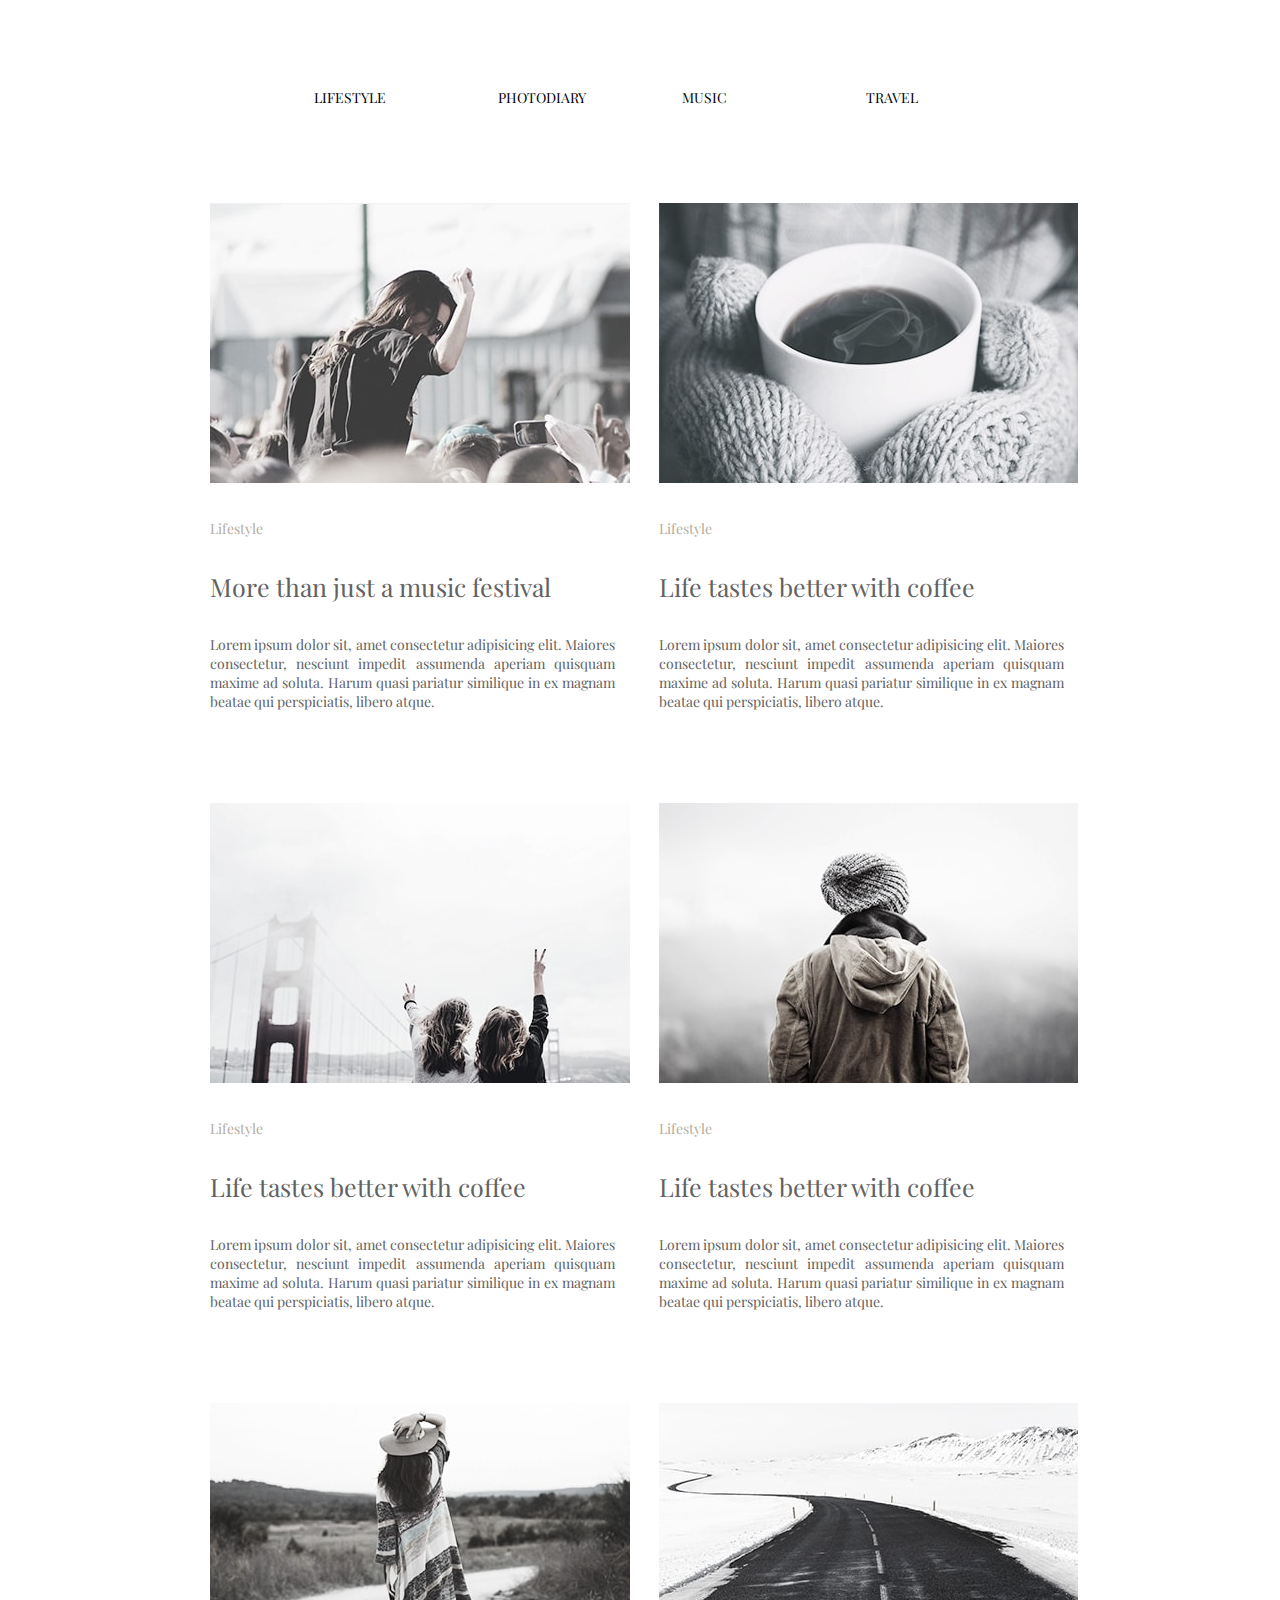
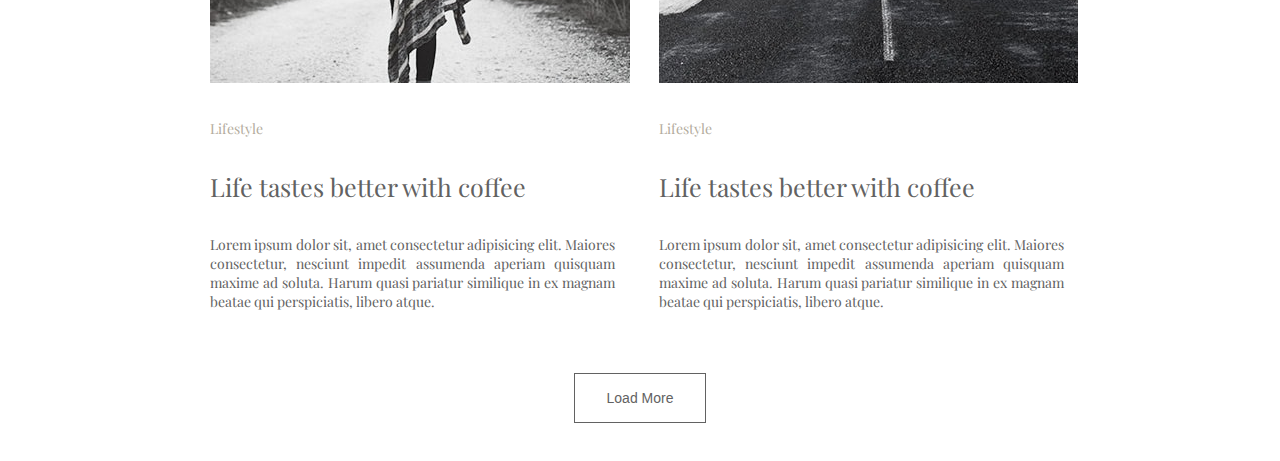
<file: Module3 – copy/index.html>
<!DOCTYPE HTML>
<html>
	<head>
		<meta charset="UTF-8">
		<meta name="viewport" content="width=device-width, initial-scale=1.0">
		<meta http-equiv="X-UA-Compatible" content="ie=edge">
		<title>Модуль 3</title>
		<link href="https://fonts.googleapis.com/css?family=Playfair+Display:400,400i,700" rel="stylesheet">
		<link href="https://fonts.googleapis.com/css?family=Ubuntu" rel="stylesheet">
 
		<!-- <link rel="stylesheet" href="reset.css"> -->
		<link rel="stylesheet" href="style.css">
	
	</head>
	<body>
		<div id="wrap">
			<ul class="navbar">
				<li><a href="#">lifestyle</a></li>
				<li><a href="#">photodiary</a></li>
				<li><a href="#">music</a></li>
				<li><a href="#">travel</a></li>
			</ul>
			<!-- navbar end -->
			<div class="article">
				<img src="img/image-1.jpg" alt="image-1" title="image-1">
				<p class="article-category">lifestyle</p>
				<p class="article-title">More than just a music festival </p>
				<p class="article-text">Lorem ipsum dolor sit, amet consectetur adipisicing elit. Maiores consectetur, nesciunt impedit assumenda aperiam quisquam maxime ad soluta. Harum quasi pariatur similique in ex magnam beatae qui perspiciatis, libero atque.</p>
			</div>
			<!-- end article -->
			<div class="article">
				<img src="img/image-2.jpg" alt="image-2" title="image-2">
				<p class="article-category">lifestyle</p>
				<p class="article-title">Life tastes better with coffee</p>
				<p class="article-text">Lorem ipsum dolor sit, amet consectetur adipisicing elit. Maiores consectetur, nesciunt impedit assumenda aperiam quisquam maxime ad soluta. Harum quasi pariatur similique in ex magnam beatae qui perspiciatis, libero atque.</p>
			</div>
			<!-- end article -->
			<div class="article">
				<img src="img/image-3.jpg" alt="image-3" title="image-3">
				<p class="article-category">lifestyle</p>
				<p class="article-title">Life tastes better with coffee</p>
				<p class="article-text">Lorem ipsum dolor sit, amet consectetur adipisicing elit. Maiores consectetur, nesciunt impedit assumenda aperiam quisquam maxime ad soluta. Harum quasi pariatur similique in ex magnam beatae qui perspiciatis, libero atque.</p>
			</div>
			<!-- end article -->
			<div class="article">
				<img src="img/image-4.jpg" alt="image-4" title="image-4">
				<p class="article-category">lifestyle</p>
				<p class="article-title">Life tastes better with coffee</p>
				<p class="article-text">Lorem ipsum dolor sit, amet consectetur adipisicing elit. Maiores consectetur, nesciunt impedit assumenda aperiam quisquam maxime ad soluta. Harum quasi pariatur similique in ex magnam beatae qui perspiciatis, libero atque.</p>
			</div>
			<!-- end article -->
			<div class="article">
				<img src="img/image-5.jpg" alt="image-5" title="image-5">
				<p class="article-category">lifestyle</p>
				<p class="article-title">Life tastes better with coffee</p>
				<p class="article-text">Lorem ipsum dolor sit, amet consectetur adipisicing elit. Maiores consectetur, nesciunt impedit assumenda aperiam quisquam maxime ad soluta. Harum quasi pariatur similique in ex magnam beatae qui perspiciatis, libero atque.</p>
			</div>
			<!-- end article -->
			<div class="article">
				<img src="img/image-6.jpg" alt="image-6" title="image-6">
				<p class="article-category">lifestyle</p>
				<p class="article-title">Life tastes better with coffee</p>
				<p class="article-text">Lorem ipsum dolor sit, amet consectetur adipisicing elit. Maiores consectetur, nesciunt impedit assumenda aperiam quisquam maxime ad soluta. Harum quasi pariatur similique in ex magnam beatae qui perspiciatis, libero atque.</p>
			</div>
			<!-- end article -->
			<div class="button-load-more">
				<button>load more</button>
			</div>	
			</div>
		</div>	
	</body>
</html>
</file>
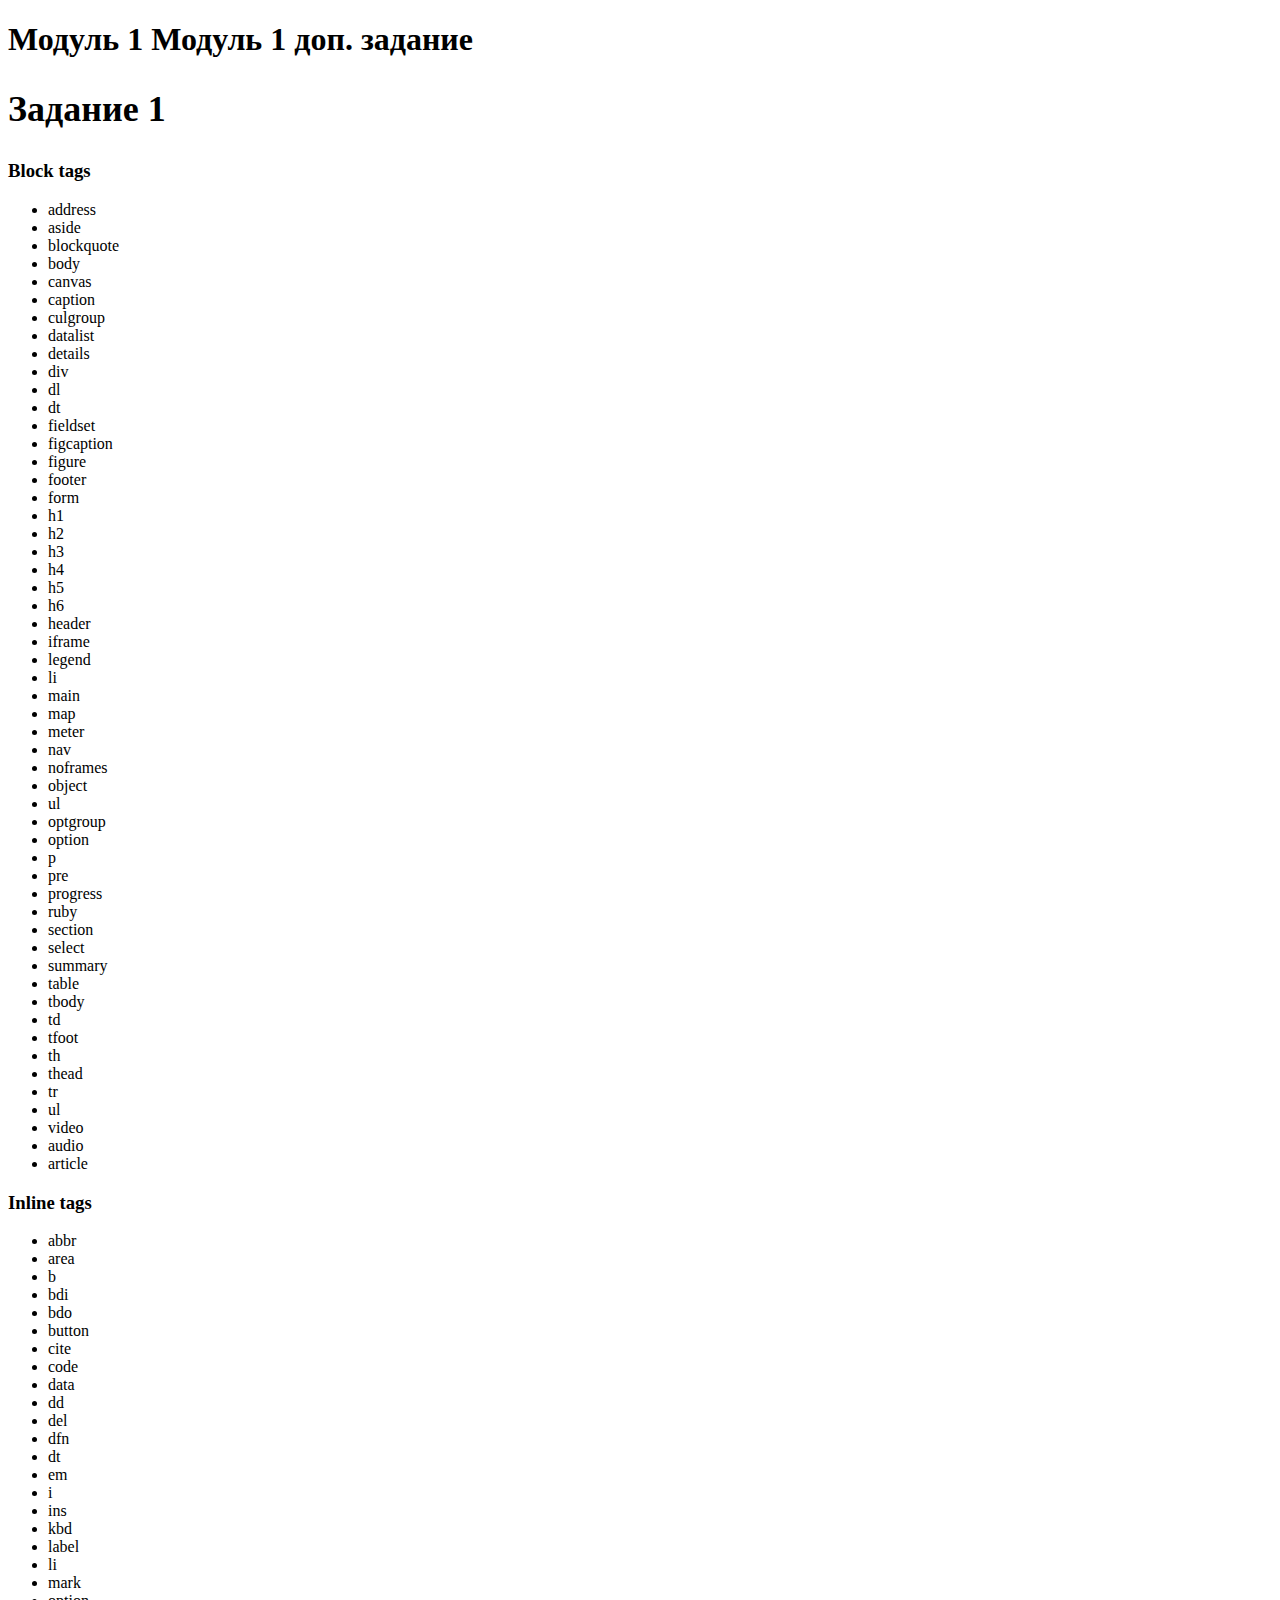
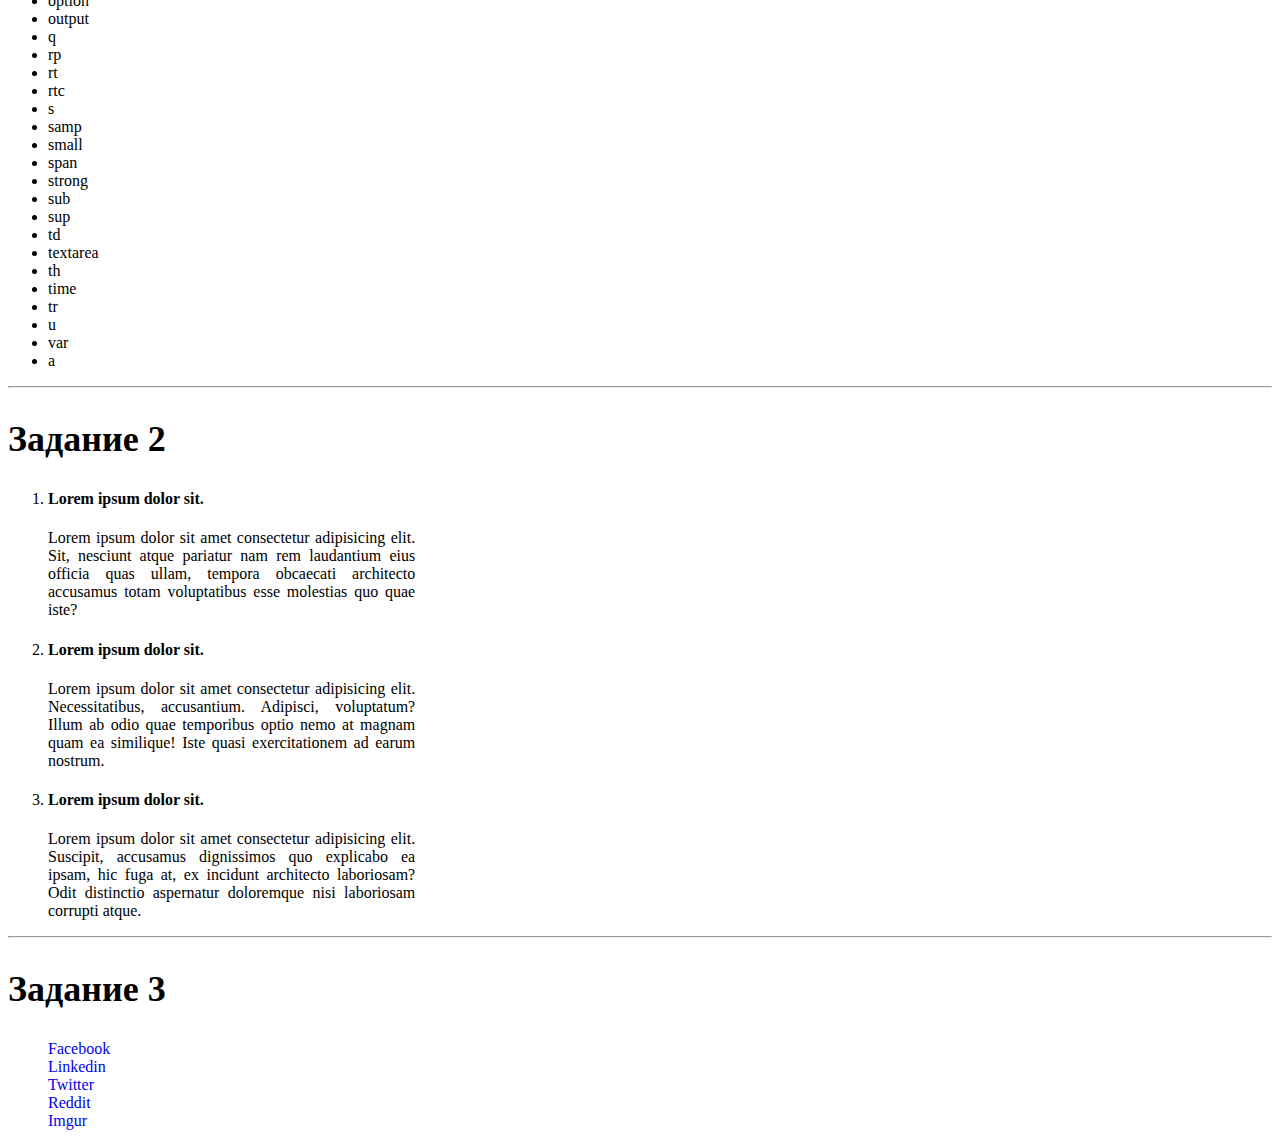
<file: Modul1-2/Additional_tast/index.html>
<!DOCTYPE html>
<html>
<head>
    <meta charset="UTF-8">
    <meta name="viewport" content="width=device-width, initial-scale=1.0">
    <meta http-equiv="X-UA-Compatible" content="ie=edge">
    <title>Модуль 1 доп. задание</title>
    <style>
        h2 {
            font-size: 36px;
        }
        .someParagrph {
            width: 30%;
            text-align: justify;
        }
        .socLinks li{
            list-style: none;
        }
        .socLinks a {
            text-decoration: none;
        }
        .socLinks a:hover {
            color: rgb(255, 85, 190);
        }

    </style>
</head>
<body>
    <h1>Модуль 1 Модуль 1 доп. задание</h1>
    <h2>Задание 1</h2>
    <h3>Block tags</h3>
    <ul>
        <li>address</li>
        <li>aside</li>
        <li>blockquote</li>
        <li>body</li>
        <li>canvas</li>
        <li>caption</li>
        <li>culgroup</li>
        <li>datalist</li>
        <li>details</li>
        <li>div</li>
        <li>dl</li>
        <li>dt</li>
        <li>fieldset</li>
        <li>figcaption</li>
        <li>figure</li>
        <li>footer</li>
        <li>form</li>
        <li>h1</li>
        <li>h2</li>
        <li>h3</li>
        <li>h4</li>
        <li>h5</li>
        <li>h6</li>
        <li>header</li>
        <li>iframe</li>
        <li>legend</li>
        <li>li</li>
        <li>main</li>
        <li>map</li>
        <li>meter</li>
        <li>nav</li>
        <li>noframes</li>
        <li>object</li>
        <li>ul</li>
        <li>optgroup</li>
        <li>option</li>
        <li>p</li>
        <li>pre</li>
        <li>progress</li>
        <li>ruby</li>
        <li>section</li>
        <li>select</li>
        <li>summary</li>
        <li>table</li>
        <li>tbody</li>
        <li>td</li>
        <li>tfoot</li>
        <li>th</li>
        <li>thead</li>
        <li>tr</li>
        <li>ul</li>
        <li>video</li>
        <li>audio</li>
        <li>article</li>

    </ul>
    <h3>Inline tags</h3>
    <ul>
        <li>abbr</li>
        <li>area</li>
        <li>b</li>
        <li>bdi</li>
        <li>bdo</li>
        <li>button</li>
        <li>cite</li>
        <li>code</li>
        <li>data</li>
        <li>dd</li>
        <li>del</li>
        <li>dfn</li>
        <li>dt</li>
        <li>em</li>
        <li>i</li>
        <li>ins</li>
        <li>kbd</li>
        <li>label</li>
        <li>li</li>
        <li>mark</li>
        <li>option</li>
        <li>output</li>
        <li>q</li>
        <li>rp</li>
        <li>rt</li>
        <li>rtc</li>
        <li>s</li>
        <li>samp</li>
        <li>small</li>
        <li>span</li>
        <li>strong</li>
        <li>sub</li>
        <li>sup</li>
        <li>td</li>
        <li>textarea</li>
        <li>th</li>
        <li>time</li>
        <li>tr</li>
        <li>u</li>
        <li>var</li>
        <li>a</li>    
    </ul>
    <hr>
    <h2>Задание 2</h2>
    <ol>
        <li>
            <h4>Lorem ipsum dolor sit.</h4>
            <p class="someParagrph">Lorem ipsum dolor sit amet consectetur adipisicing elit. Sit, nesciunt atque pariatur nam rem laudantium eius officia quas ullam, tempora obcaecati architecto accusamus totam voluptatibus esse molestias quo quae iste?</p>
        </li>
        <li>
            <h4>Lorem ipsum dolor sit.</h4>
            <p class="someParagrph">Lorem ipsum dolor sit amet consectetur adipisicing elit. Necessitatibus, accusantium. Adipisci, voluptatum? Illum ab odio quae temporibus optio nemo at magnam quam ea similique! Iste quasi exercitationem ad earum nostrum.</p>
        </li>
        <li>
            <h4>Lorem ipsum dolor sit.</h4>
            <p class="someParagrph">Lorem ipsum dolor sit amet consectetur adipisicing elit. Suscipit, accusamus dignissimos quo explicabo ea ipsam, hic fuga at, ex incidunt architecto laboriosam? Odit distinctio aspernatur doloremque nisi laboriosam corrupti atque.</p>
        </li>
    </ol>
    <hr>
    <h2>Задание 3</h2>
    <ul class="socLinks">
        <li><a href="https://www.facebook.com/" src="img/fb.png" target="_blank">Facebook</a></li>
        <li><a href="https://www.linkedin.com/" target="_blank">Linkedin</a></li>
        <li><a href="https://twitter.com/" target="_blank">Twitter</a></li>
        <li><a href="https://www.reddit.com" target="_blank">Reddit</a></li>
        <li><a href="https://imgur.com/" target="_blank">Imgur</a></li>
        
    </ul>
</body>
</html>
</file>
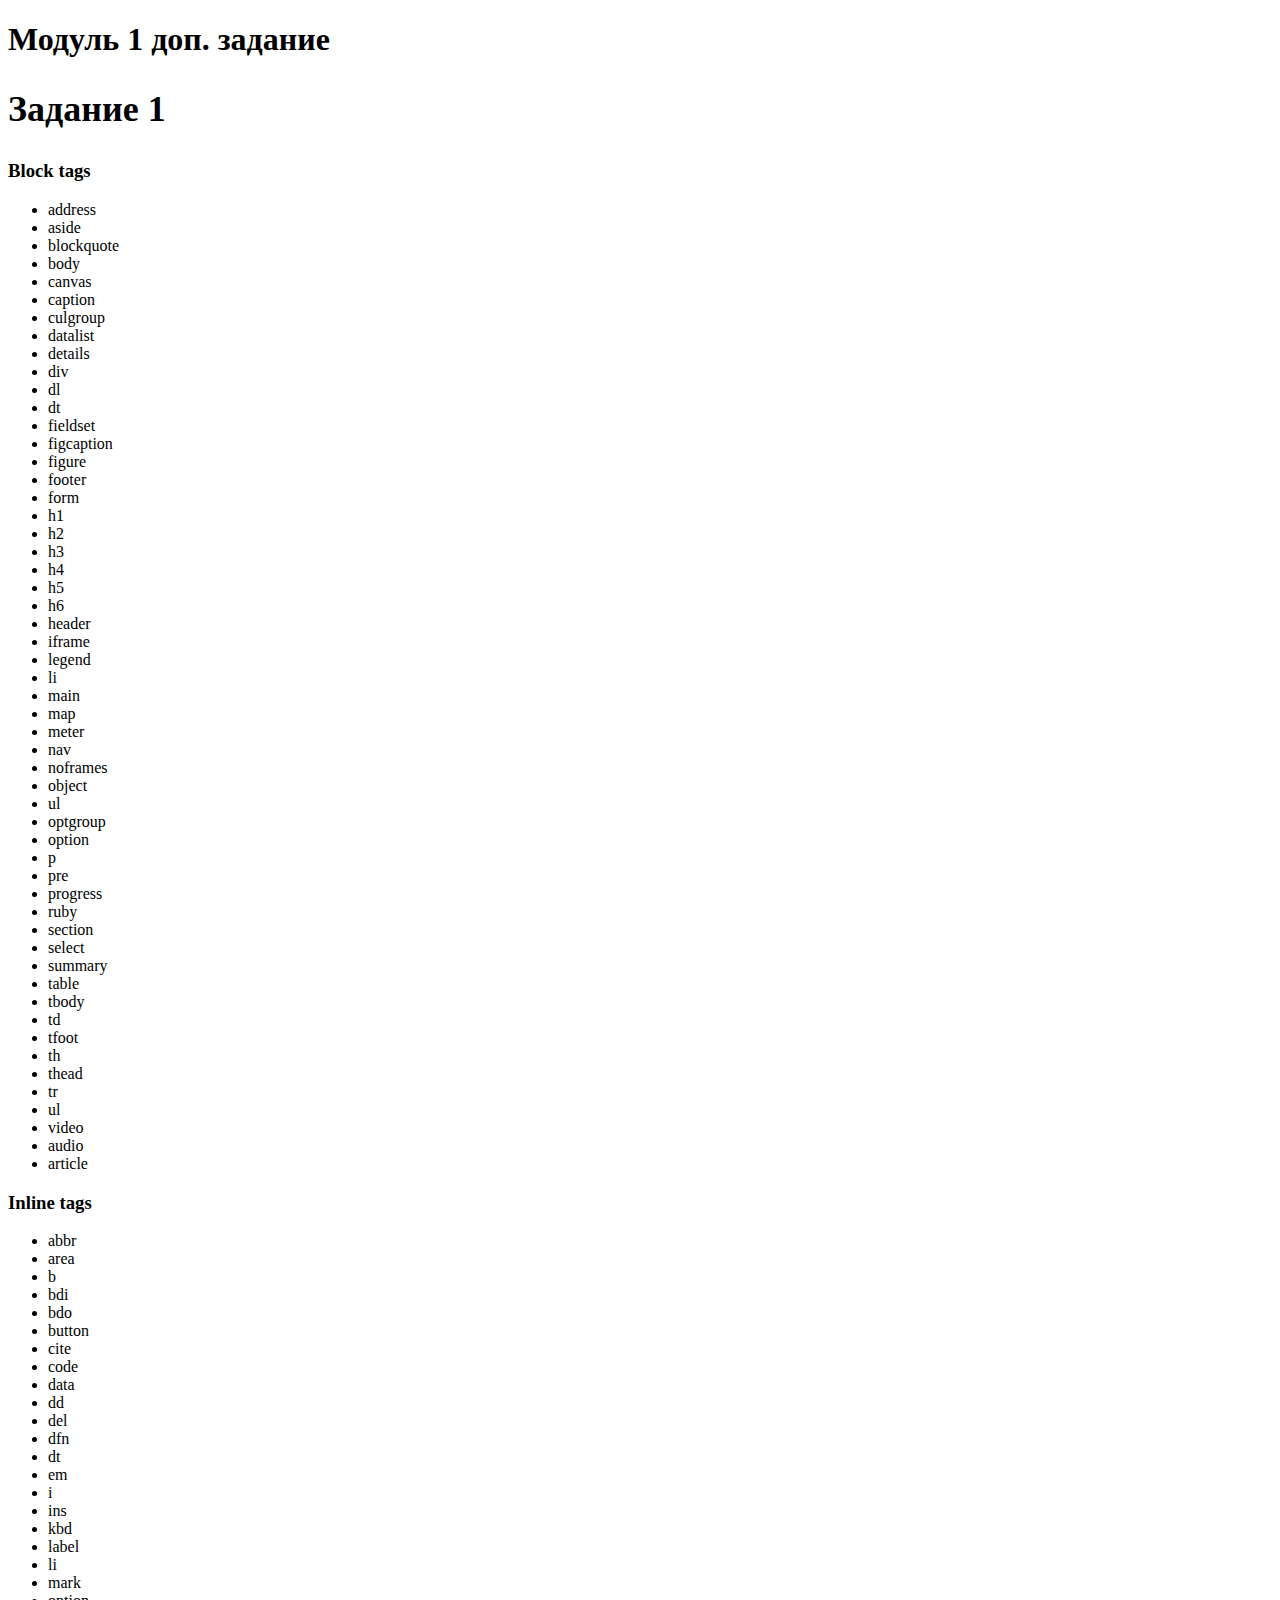
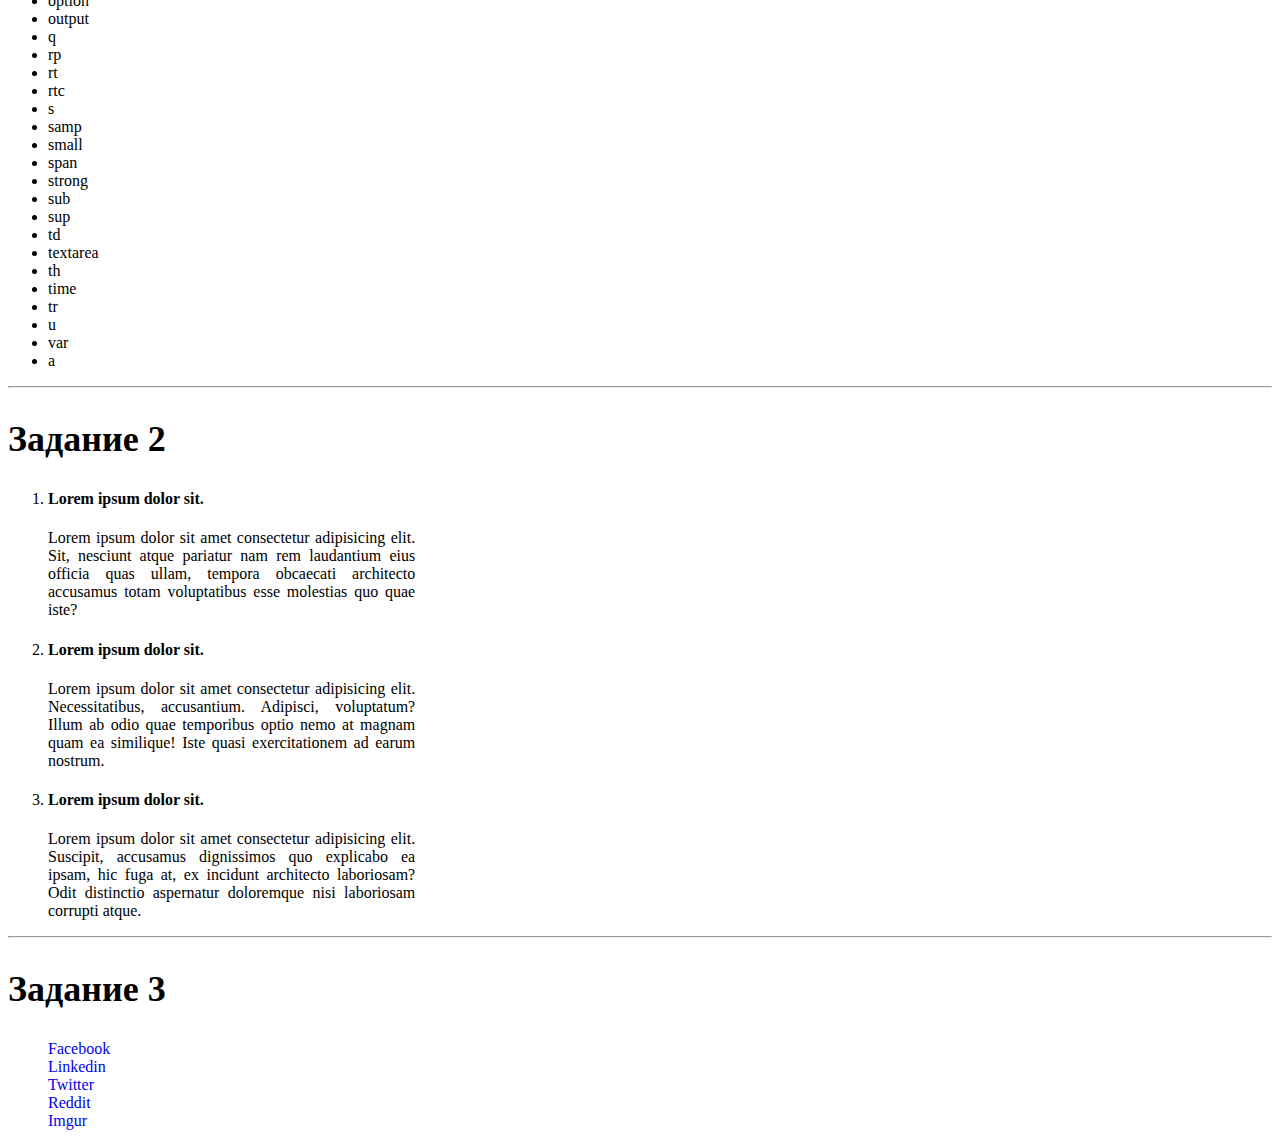
<file: module1/Additional task/index.html>
<!DOCTYPE html>
<html>
<head>
    <meta charset="UTF-8">
    <meta name="viewport" content="width=device-width, initial-scale=1.0">
    <meta http-equiv="X-UA-Compatible" content="ie=edge">
    <title>Модуль 1 доп. задание</title>
    <style>
        h2 {
            font-size: 36px;
        }
        .someParagrph {
            width: 30%;
            text-align: justify;
        }
        .socLinks li{
            list-style: none;
        }
        .socLinks a {
            text-decoration: none;
        }
        .socLinks a:hover {
            color: rgb(255, 85, 190);
        }

    </style>
</head>
<body>
    <h1>Модуль 1 доп. задание</h1>
    <h2>Задание 1</h2>
    <h3>Block tags</h3>
    <ul>
        <li>address</li>
        <li>aside</li>
        <li>blockquote</li>
        <li>body</li>
        <li>canvas</li>
        <li>caption</li>
        <li>culgroup</li>
        <li>datalist</li>
        <li>details</li>
        <li>div</li>
        <li>dl</li>
        <li>dt</li>
        <li>fieldset</li>
        <li>figcaption</li>
        <li>figure</li>
        <li>footer</li>
        <li>form</li>
        <li>h1</li>
        <li>h2</li>
        <li>h3</li>
        <li>h4</li>
        <li>h5</li>
        <li>h6</li>
        <li>header</li>
        <li>iframe</li>
        <li>legend</li>
        <li>li</li>
        <li>main</li>
        <li>map</li>
        <li>meter</li>
        <li>nav</li>
        <li>noframes</li>
        <li>object</li>
        <li>ul</li>
        <li>optgroup</li>
        <li>option</li>
        <li>p</li>
        <li>pre</li>
        <li>progress</li>
        <li>ruby</li>
        <li>section</li>
        <li>select</li>
        <li>summary</li>
        <li>table</li>
        <li>tbody</li>
        <li>td</li>
        <li>tfoot</li>
        <li>th</li>
        <li>thead</li>
        <li>tr</li>
        <li>ul</li>
        <li>video</li>
        <li>audio</li>
        <li>article</li>

    </ul>
    <h3>Inline tags</h3>
    <ul>
        <li>abbr</li>
        <li>area</li>
        <li>b</li>
        <li>bdi</li>
        <li>bdo</li>
        <li>button</li>
        <li>cite</li>
        <li>code</li>
        <li>data</li>
        <li>dd</li>
        <li>del</li>
        <li>dfn</li>
        <li>dt</li>
        <li>em</li>
        <li>i</li>
        <li>ins</li>
        <li>kbd</li>
        <li>label</li>
        <li>li</li>
        <li>mark</li>
        <li>option</li>
        <li>output</li>
        <li>q</li>
        <li>rp</li>
        <li>rt</li>
        <li>rtc</li>
        <li>s</li>
        <li>samp</li>
        <li>small</li>
        <li>span</li>
        <li>strong</li>
        <li>sub</li>
        <li>sup</li>
        <li>td</li>
        <li>textarea</li>
        <li>th</li>
        <li>time</li>
        <li>tr</li>
        <li>u</li>
        <li>var</li>
        <li>a</li>    
    </ul>
    <hr>
    <h2>Задание 2</h2>
    <ol>
        <li>
            <h4>Lorem ipsum dolor sit.</h4>
            <p class="someParagrph">Lorem ipsum dolor sit amet consectetur adipisicing elit. Sit, nesciunt atque pariatur nam rem laudantium eius officia quas ullam, tempora obcaecati architecto accusamus totam voluptatibus esse molestias quo quae iste?</p>
        </li>
        <li>
            <h4>Lorem ipsum dolor sit.</h4>
            <p class="someParagrph">Lorem ipsum dolor sit amet consectetur adipisicing elit. Necessitatibus, accusantium. Adipisci, voluptatum? Illum ab odio quae temporibus optio nemo at magnam quam ea similique! Iste quasi exercitationem ad earum nostrum.</p>
        </li>
        <li>
            <h4>Lorem ipsum dolor sit.</h4>
            <p class="someParagrph">Lorem ipsum dolor sit amet consectetur adipisicing elit. Suscipit, accusamus dignissimos quo explicabo ea ipsam, hic fuga at, ex incidunt architecto laboriosam? Odit distinctio aspernatur doloremque nisi laboriosam corrupti atque.</p>
        </li>
    </ol>
    <hr>
    <h2>Задание 3</h2>
    <ul class="socLinks">
        <li><a href="https://www.facebook.com/" src="img/fb.png" target="_blank">Facebook</a></li>
        <li><a href="https://www.linkedin.com/" target="_blank">Linkedin</a></li>
        <li><a href="https://twitter.com/" target="_blank">Twitter</a></li>
        <li><a href="https://www.reddit.com" target="_blank">Reddit</a></li>
        <li><a href="https://imgur.com/" target="_blank">Imgur</a></li>
        
    </ul>
</body>
</html>
</file>
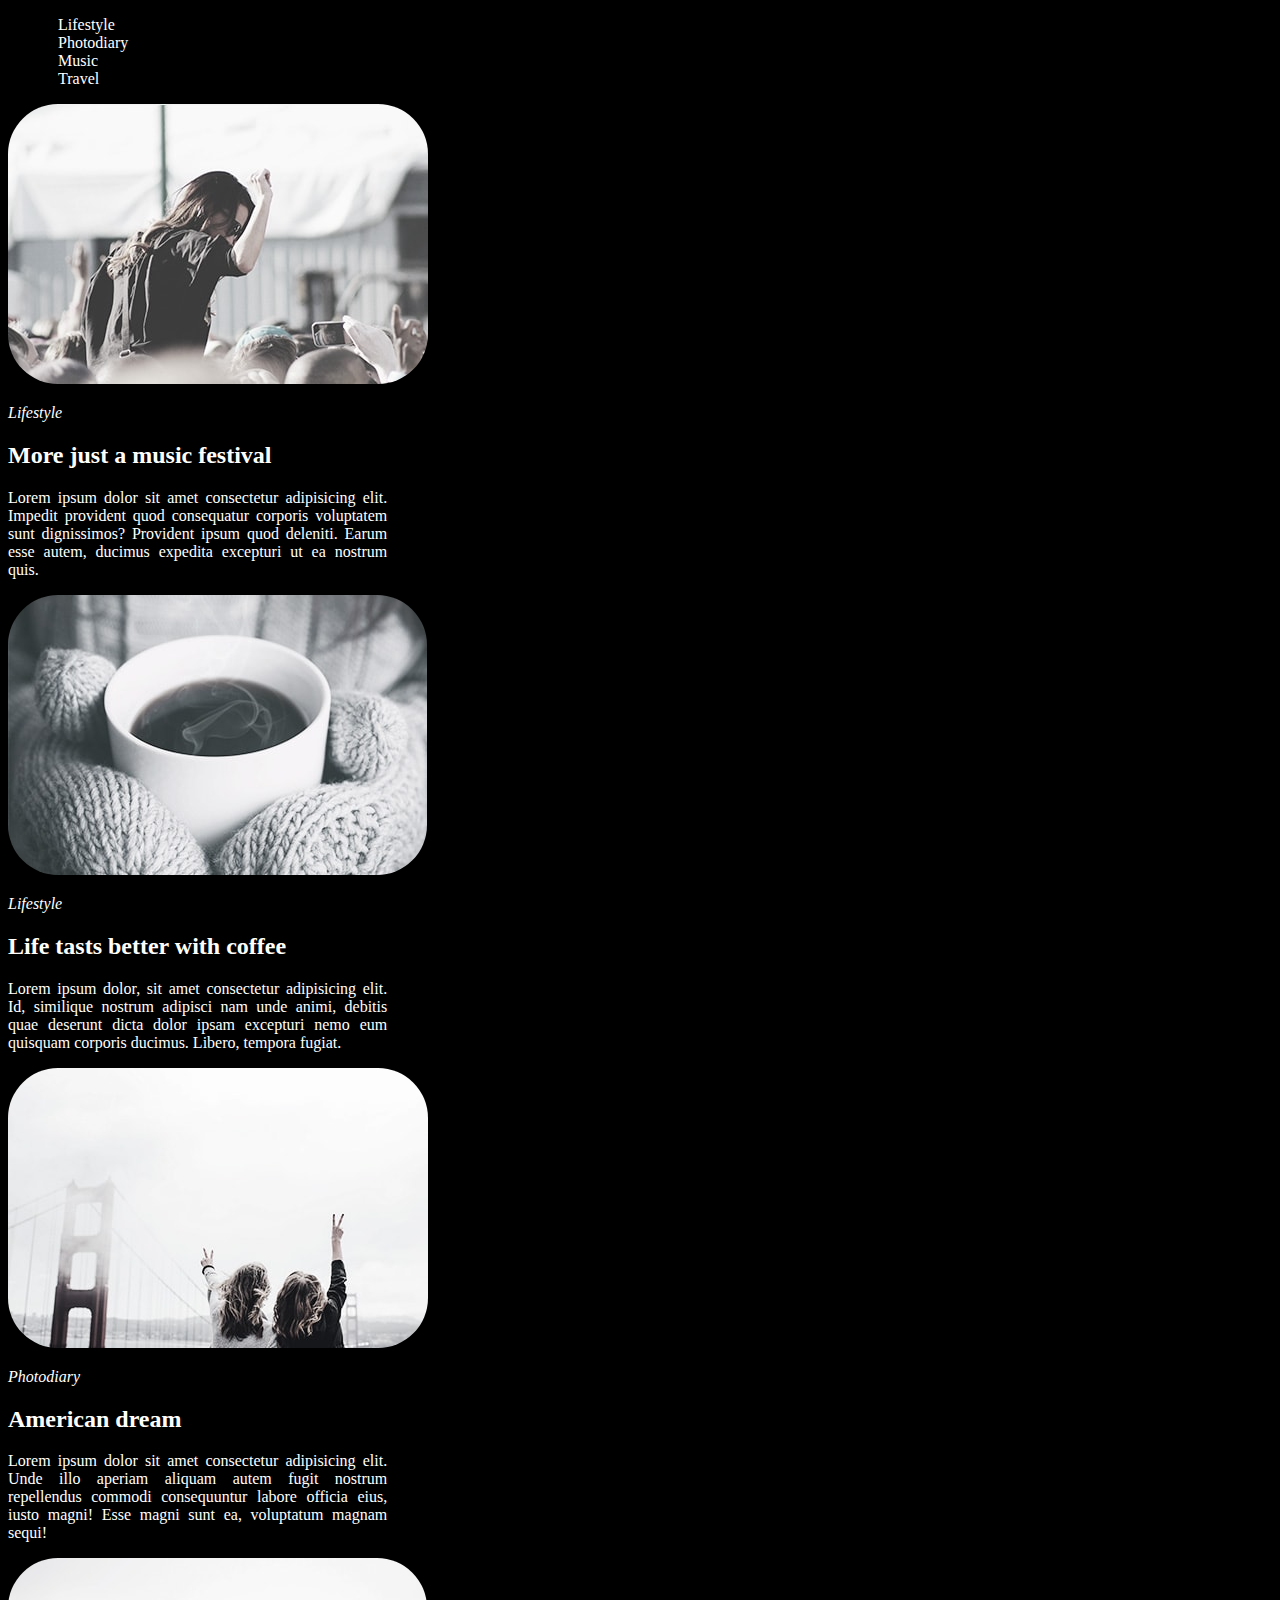
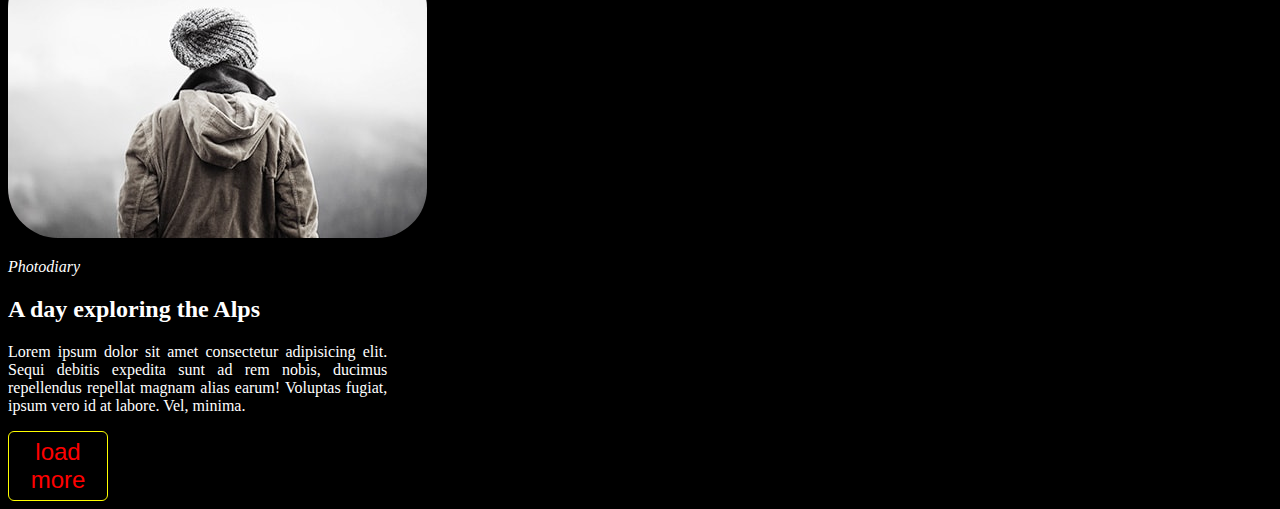
<file: module1/Main task/index.html>
<!DOCTYPE HTML>
<html>
	<head>
		<meta charset="UTF-8">
		<meta name="viewport" content="width=device-width, initial-scale=1.0">
		<meta http-equiv="X-UA-Compatible" content="ie=edge">
		<title>Модуль 1</title>
		<link rel="stylesheet" href="css/style.css">
	</head>
	<body>
		<header>
			<ul class="menu">
				<li><a href="#">Lifestyle</a></li>
				<li><a href="#">Photodiary</a></li>
				<li><a href="#">Music</a></li>
				<li><a href="#">Travel</a></li>
			</ul>
			<img src="img/image-1.jpg" alt="image-1" title="image-1">
			<p><i>Lifestyle</i></p>
		</header>
		<main>
			<section class="section-1">
				<h2><b>More just a music festival</b></h2>
				<p>Lorem ipsum dolor sit amet consectetur adipisicing elit. Impedit provident quod consequatur corporis voluptatem sunt dignissimos? Provident ipsum quod deleniti. Earum esse autem, ducimus expedita excepturi ut ea nostrum quis.</p>
				<img src="img/image-2.jpg" alt="image-2" title="image-2">
			</section>
			<!-- end section-1 -->
			<section class="section-2">
				<p><i>Lifestyle</i></p>
				<h2><b>Life tasts better with coffee</b></h2>
				<p>Lorem ipsum dolor, sit amet consectetur adipisicing elit. Id, similique nostrum adipisci nam unde animi, debitis quae deserunt dicta dolor ipsam excepturi nemo eum quisquam corporis ducimus. Libero, tempora fugiat.</p>
				<img src="img/image-3.jpg" alt="image-3" title="image-3">
			</section>
			<!-- end section-2 -->
			<section class="section-3">
				<p><i>Photodiary</i></p>
				<h2><b>American dream</b></h2>
				<p>Lorem ipsum dolor sit amet consectetur adipisicing elit. Unde illo aperiam aliquam autem fugit nostrum repellendus commodi consequuntur labore officia eius, iusto magni! Esse magni sunt ea, voluptatum magnam sequi!</p>
				<img src="img/image-4.jpg" alt="image-4" title="image-4">
			</section>
			<!-- end section-3 -->
			<section class="section-4">
				<p><i>Photodiary</i></p>
				<h2><b>A day exploring the Alps</b></h2>
				<p>Lorem ipsum dolor sit amet consectetur adipisicing elit. Sequi debitis expedita sunt ad rem nobis, ducimus repellendus repellat magnam alias earum! Voluptas fugiat, ipsum vero id at labore. Vel, minima.</p>
			</section>
			<!-- end section-4 -->
			<button>load more</button>
		</main>	
	</body>
</html>
</file>
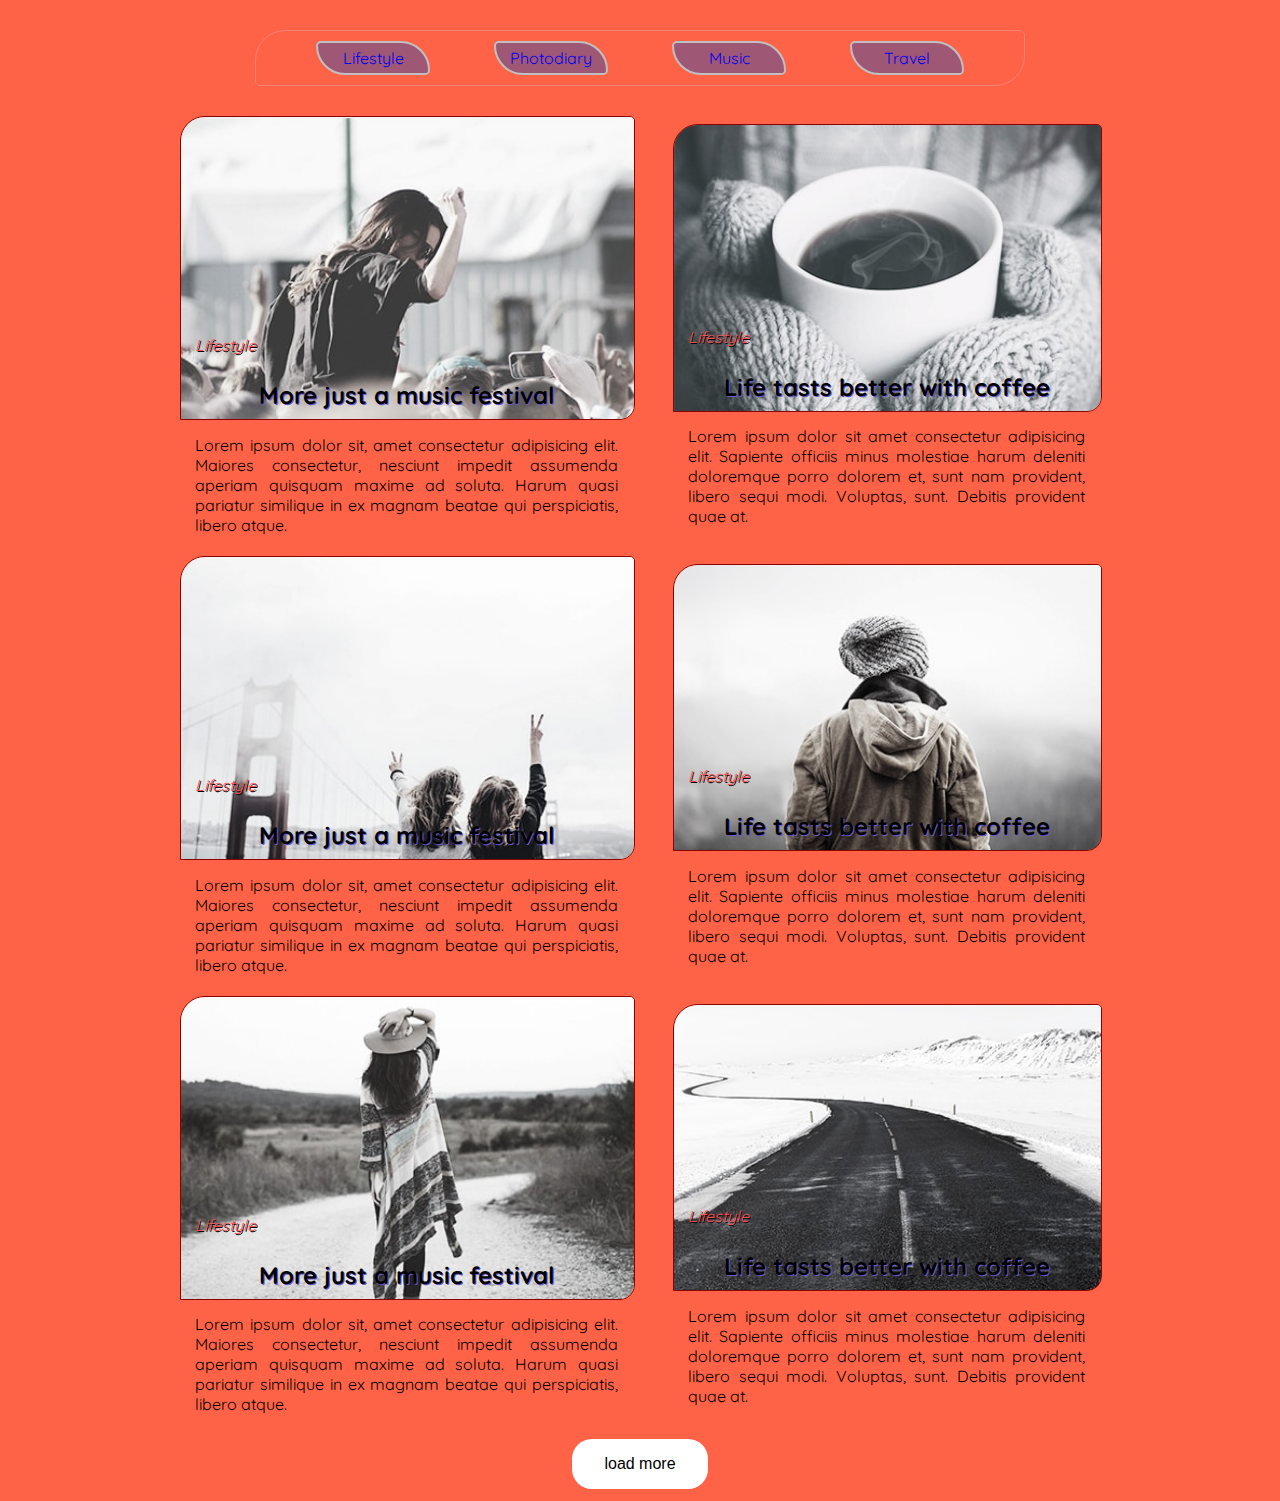
<file: Module3/add/index.html>
<!DOCTYPE HTML>
<html>
	<head>
		<meta charset="UTF-8">
		<meta name="viewport" content="width=device-width, initial-scale=1.0">
		<meta http-equiv="X-UA-Compatible" content="ie=edge">
		<title>Модуль 3</title>
		<link href="https://fonts.googleapis.com/css?family=Quicksand:400,700" rel="stylesheet"> 
		<link rel="stylesheet" href="style.css">
		<script src="script.js"></script>
	</head>
	<body>
		<div id="wrap">
			<ul class="navbar">
				<li><a href="#">Lifestyle</a></li>
				<li><a href="#">Photodiary</a></li>
				<li><a href="#">Music</a></li>
				<li><a href="#">Travel</a></li>
			</ul>
			<!-- navbar end -->
			<div class="flex-container">
				<div class="card">
					<img src="img/image-1.jpg" alt="image-1" title="image-1" class="hov1">
					<div class="text">
						<p class="bright">Lifestyle</p>
						<h2>More just a music festival</h2>
						<p>Lorem ipsum dolor sit, amet consectetur adipisicing elit. Maiores consectetur, nesciunt impedit assumenda aperiam quisquam maxime ad soluta. Harum quasi pariatur similique in ex magnam beatae qui perspiciatis, libero atque.</p>
					</div>
				</div>
				<div class="card">
					<img src="img/image-2.jpg" alt="image-2" title="image-2" class="hov2">
					<div class="text">
						<p class="bright">Lifestyle</p>	
						<h2>Life tasts better with coffee</h2>
						<p>Lorem ipsum dolor sit amet consectetur adipisicing elit. Sapiente officiis minus molestiae harum deleniti doloremque porro dolorem et, sunt nam provident, libero sequi modi. Voluptas, sunt. Debitis provident quae at.</p>
					</div>
				</div>
			</div>
			<!-- end row1 -->
			<div class="flex-container no-margin">
					<div class="card">
						<img src="img/image-3.jpg" alt="image-3" title="image-3" class="hov3">
						<div class="text">
							<p class="bright">Lifestyle</p>
							<h2>More just a music festival</h2>
							<p>Lorem ipsum dolor sit, amet consectetur adipisicing elit. Maiores consectetur, nesciunt impedit assumenda aperiam quisquam maxime ad soluta. Harum quasi pariatur similique in ex magnam beatae qui perspiciatis, libero atque.</p>
						</div>
					</div>
					
					<div class="card">
						<img src="img/image-4.jpg" alt="image-4" title="image-4" class="hov4">
						<div class="text">
							<p class="bright">Lifestyle</p>
							<h2>Life tasts better with coffee</h2>
							<p>Lorem ipsum dolor sit amet consectetur adipisicing elit. Sapiente officiis minus molestiae harum deleniti doloremque porro dolorem et, sunt nam provident, libero sequi modi. Voluptas, sunt. Debitis provident quae at.</p>
						</div>
					</div>
				</div>
				<!-- end row2 -->	
				<div class="flex-container no-margin">
					<div class="card">
						<img src="img/image-5.jpg" alt="image-5" title="image-5" class="hov5">
						<div class="text">
							<p class="bright">Lifestyle</p>
							<h2>More just a music festival</h2>
							<p>Lorem ipsum dolor sit, amet consectetur adipisicing elit. Maiores consectetur, nesciunt impedit assumenda aperiam quisquam maxime ad soluta. Harum quasi pariatur similique in ex magnam beatae qui perspiciatis, libero atque.</p>
						</div>
					</div>
					
					<div class="card">
						<img src="img/image-6.jpg" alt="image-6" title="image-6" class="hov6">
						<div class="text">
							<p class="bright">Lifestyle</p>
							<h2>Life tasts better with coffee</h2>
							<p>Lorem ipsum dolor sit amet consectetur adipisicing elit. Sapiente officiis minus molestiae harum deleniti doloremque porro dolorem et, sunt nam provident, libero sequi modi. Voluptas, sunt. Debitis provident quae at.</p>
						</div>
					</div>
				</div>
				<!-- end row3 -->	
				<div class="flex-container no-margin">
					<button onclick="down()">load more</button>
				</div>
			</div>	
		</body>
</html>
</file>
<file: Module3 – copy/style.css>
body {
    font-family: 'Playfair Display', 'Ubuntu', serif;
    background-color: #fff;
}

#wrap {
    width: 900px;
    margin: 0 auto;
}
/* NAVIGATION  */
.navbar {
    width: 100%;
    text-align: center;
    list-style: none;
    text-transform: uppercase;
    padding-bottom: 50px;
    padding-top: 70px;
    
}
.navbar li {
    display: inline;
    
}
.navbar a {   
    display: inline-block;
    width: 40px;
    margin-right: 140px;
    color: #000;
    text-decoration: none;
    font-size: 14px;
}

.navbar a:hover {
    opacity: 0.5;
}
.navbar a:visited {
    color: #000;
}
/* END NAVIGATION */

/* CONTENT */
.article {
    display: inline-block;
    width: 45%;
    padding: 30px 20px;
}

.article p {
    margin: 32px 0;
}

.article-category {
    color: #b3ac9e; /* text color */
    font-size: 14px;
    text-transform: capitalize;
}
.article-title {
    color: #626262;
    font-size: 25px;
}
.article-text {
    color: #626262;
    font-size: 14px;
    text-align: justify;

}
/* BUTTON */

.button-load-more {
    text-align: center;
    margin: 0 auto;
}
button {
    display: inline-block;
    margin-bottom: 30px;
    padding: 16px 32px;
    font-size: 14px;
    border: 1px solid #626262;
    background-color: #fff;
    color: #626262;
    transition-duration: 0.4s;
    cursor: pointer;
    text-transform: capitalize;
}


button:hover {
    background-color: #555555;
    color: white;
}
/* BUTTON */
</file>
<file: module1/Main task/css/style.css>
body {
    background-color: #000;
    color: #fff;
}

p {
    width: 30%;
    text-align: justify;
}

li {
    list-style-type: none;
}

a {
    color: #fff;
    text-decoration: none;
    padding: 5px 10px;
}

img {
    border-radius: 50px;
}

a:hover {
    color: cyan;
}
button {
    width: 100px;
    height: 70px;
    color: red;
    border: 1px solid yellow;
    border-radius: 6px;
    font-size: 24px;
    background-color: #000;
}

button:hover {
    color: green;
    border: 1px solid orange;
    padding: 3px 3px 0 0 ;
    }
</file>
<file: Module3/add/style.css>
body {
    font-family: 'Quicksand', sans-serif;
    background-color: tomato;
}

#wrap {
    width: 960px;
    margin: 0 auto;
}
.navbar {
    margin: 30px auto 0;
    padding: 0;
    width: 80%;
    text-align: center;
    list-style: none;
    border: 1px solid salmon;
    border-radius: 30px 5px;
}

.navbar li {
    display: inline;
    
}

.navbar a {   
    display: inline-block;
    margin: 10px 30px;
    padding:  5px 10px;
    text-decoration: none;
    background-color: #9e5775;
    border: 2px solid silver;
    border-radius: 5px 30px;
    width: 90px;
}
.navbar a:hover {
    border: 2px solid fuchsia;
    border-radius: 5px 30px;
    background-color: #9e5775;
    color: #fff;
}
.flex-container {
    margin-top: 30px;
    display: flex;
    flex-direction: row;
    justify-content: center;

}
.card {
    margin: auto;
    padding: 0 20px;
}
.card img {
    width: 100%;
    border: 1px solid darkred;
    border-radius: 25px 5px 15px 0;
}
.card img:hover {
    /* box-shadow: 12px 12px bisque; */
    transition-duration: 1.4s;
    opacity: 0.4;
}

.hov1:hover{
    box-shadow: 12px 12px bisque;
    margin-left: 5px;
    
}
.hov2:hover{
    box-shadow: -12px 12px bisque;
    margin-left: -5px;
    
    
}
.hov3:hover{
    box-shadow: -12px -12px bisque;
    margin-left: 5px;
    
}
.hov4:hover{
    box-shadow: 12px -12px bisque;
    margin-left: -5px;
    
}
.hov5:hover{
    box-shadow: 12px 12px bisque;
    margin-left: 5px;
    
}
.hov6:hover{
    box-shadow: -12px 12px bisque;
    margin-left: -5px;
   
}

.text {
    margin-top: -110px;
}
.text h2 {
    text-align: center;
    text-shadow: 1px 1px slateblue;
}

.text > p {
    padding: 5px 15px;
    text-align: justify;
}

.bright {
    color: #ff4d4d;
    font-style: oblique;
    text-shadow: 1px 1px #000;
}
.no-margin {
    margin-top: 0;   
}

button {
    display: inline-block;
    margin: 4px 2px;
    padding: 16px 32px;
    font-size: 16px;
    text-align: center;
    border: none;
    text-decoration: none;
    background-color: #fff;
    color: #000;
    cursor: pointer;
    border-radius: 20px;
}


button:hover {
    transition-duration: 0.4s;
    background-color: #555555;
    color: white;
    margin-left: 30px;
    border-radius: 5px 20px;
}
</file>
